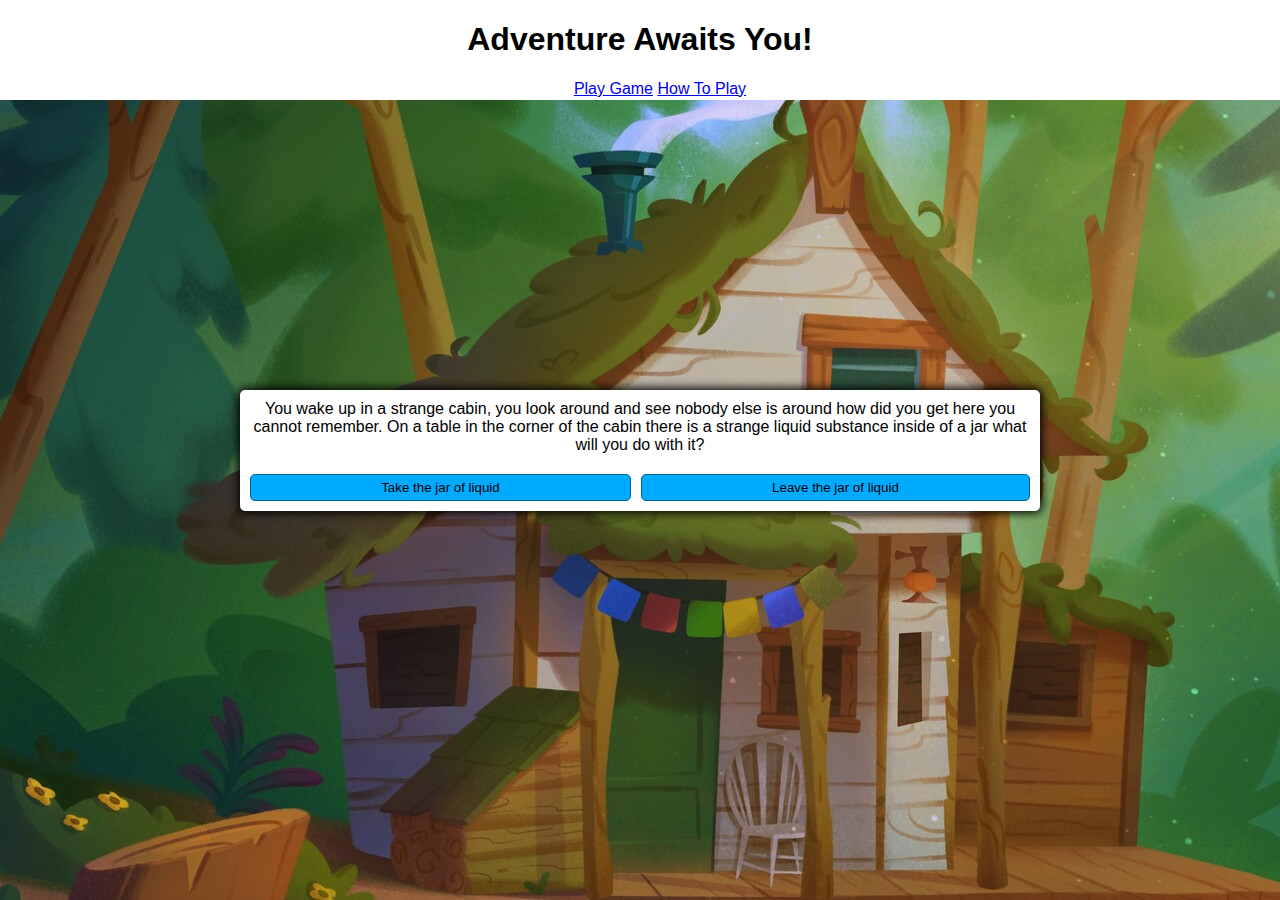
<file: Adventure-Game-JS-main/index.html>
<!DOCTYPE html>
<html lang="en">
<head>
    <meta charset="UTF-8">
    <meta http-equiv="X-UA-Compatible" content="IE=edge">
    <meta name="viewport" content="width=device-width, initial-scale=1.0">
    <link href="assets/css/style.css" rel="stylesheet"> 
    <title>Adventure Awaits You</title>
</head>
<body id="game-bg">
    <nav class="header">
        <h1>Adventure Awaits You!</h1>
        <ul>
            <a href="index.html">Play Game</a>
            <a href="about.html">How To Play</a>
        </ul>
    </nav>

    <main class="container">

        <div id="text"></div>
        <div id="option-buttons" class="btn-grid">
            <button class="btn"></button>
            <button class="btn"></button>
            <button class="btn"></button>
            <button class="btn"></button>
        </div>

    </main>
    <script src="assets/js/script.js"></script>
</body>
</html>
</file>
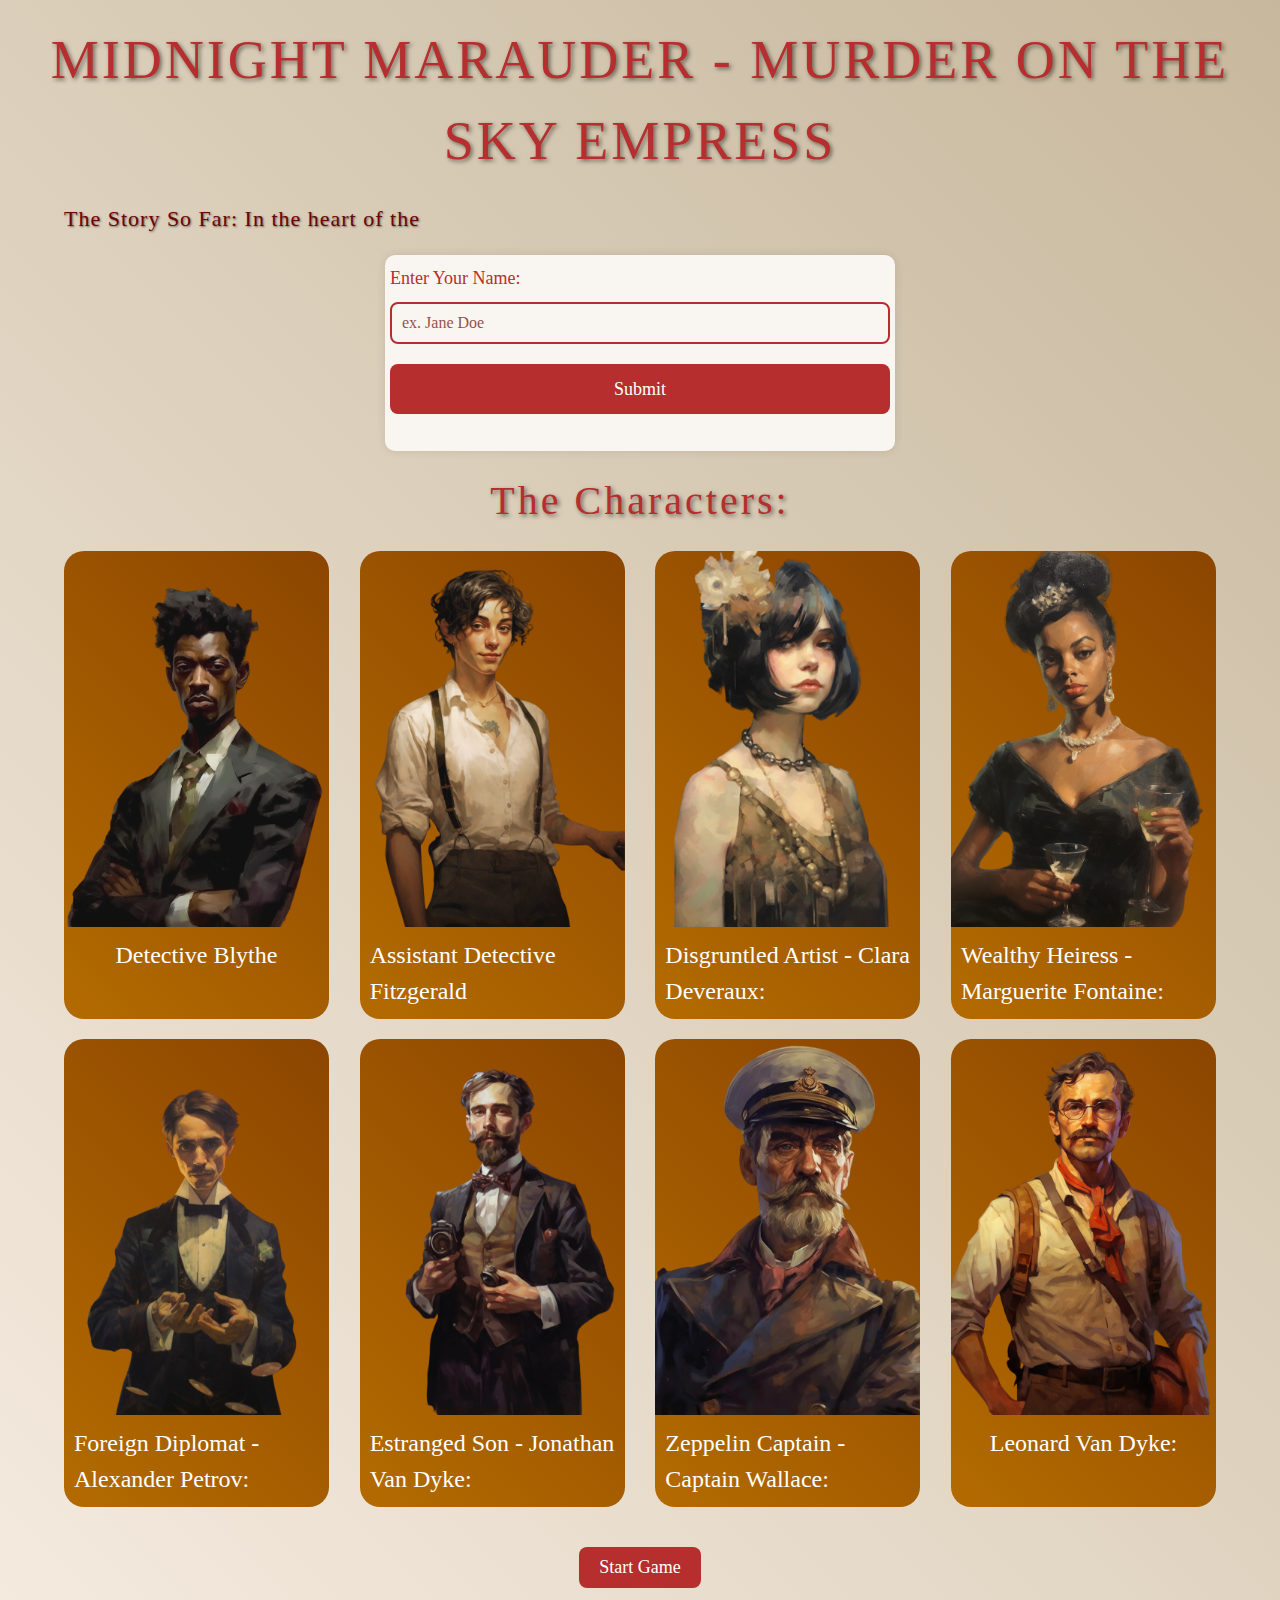
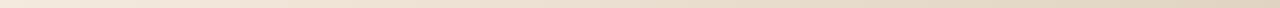
<file: MysteryGame-staging/index.html>
<!DOCTYPE html>
<html lang="en">
<head>
  <link rel="stylesheet" href="css/reset.css">
  <link rel="stylesheet" href="css/intro-style.css">
  <meta name="viewport" content="width=device-width,initial-scale=1.0">
  <title>Midnight Marauder Main</title>
</head>
<body>
  <header>
    <h1>MIDNIGHT MARAUDER - MURDER ON THE SKY EMPRESS</h1>
  </header>
 <main>

  <div id="main-story">
    <p class = "story-paragraph" id="intro"> </p>
  </div>

  <div class="container">
    <form id="nameForm">
      <fieldset>
          <label for="nameInput">Enter Your Name:</label>
          <input type="text" id="nameInput" name="nameInput" placeholder="ex. Jane Doe">
      </fieldset>
      <button type="submit">Submit</button>
  </form>
  <div>
   
 
  <h2>The Characters:</h2>

    <div class="character-image">
        <section id="blythe" class="detec-image-container">
        <img src="img/detective1.png" alt="Portrait of Detective One">
        <h3>Detective Blythe</h3>
        </section>
        <section id="fitzgerald" class="detec-image-container">
        <img src="img/detective2.png" alt="Portrait of Detective Two">
        <h3>Assistant Detective Fitzgerald</h3>
        </section>
        <section id="clara" class="image-container">
        <img src="img/clara.png" alt="Portrait of Clara Deveraux">
        <h3>Disgruntled Artist - Clara Deveraux:</h3>
        </section>
        <section id="marguerite" class="image-container">
        <img src="img/marguerite.png" alt="Portrait of Marguerite Fontaine">
        <h3>Wealthy Heiress - Marguerite Fontaine:</h3>
        </section>
        <section id="alexander" class="image-container">
        <img src="img/alexander.png" alt="Portrait of Alexander Petrov">
        <h3>Foreign Diplomat - Alexander Petrov:</h3>
        </section>
        <section id="jonathan" class="image-container">
          <img src="img/jonathan.png" alt="Portrait of Jonathan Van Dyke">
          <h3>Estranged Son - Jonathan Van Dyke:</h3>
        </section>
         <section id="wallace" class="image-container">
          <img src="img/wallace.png" alt="Portrait of Captain Wallace">
          <h3>Zeppelin Captain - Captain Wallace:</h3>
         </section>
         <section id="leonard" class="image-container">
          <img src="img/leonard.png" alt="Portrait of Leonard Van Dyke">
          <h3>Leonard Van Dyke:</h3>
         </section>
    </div>
    <button class="start-button"><a href="main.html">Start Game</a> </button> 
 </main>
 <script src="js/intro.js"></script>
</body>
</html>
</file>
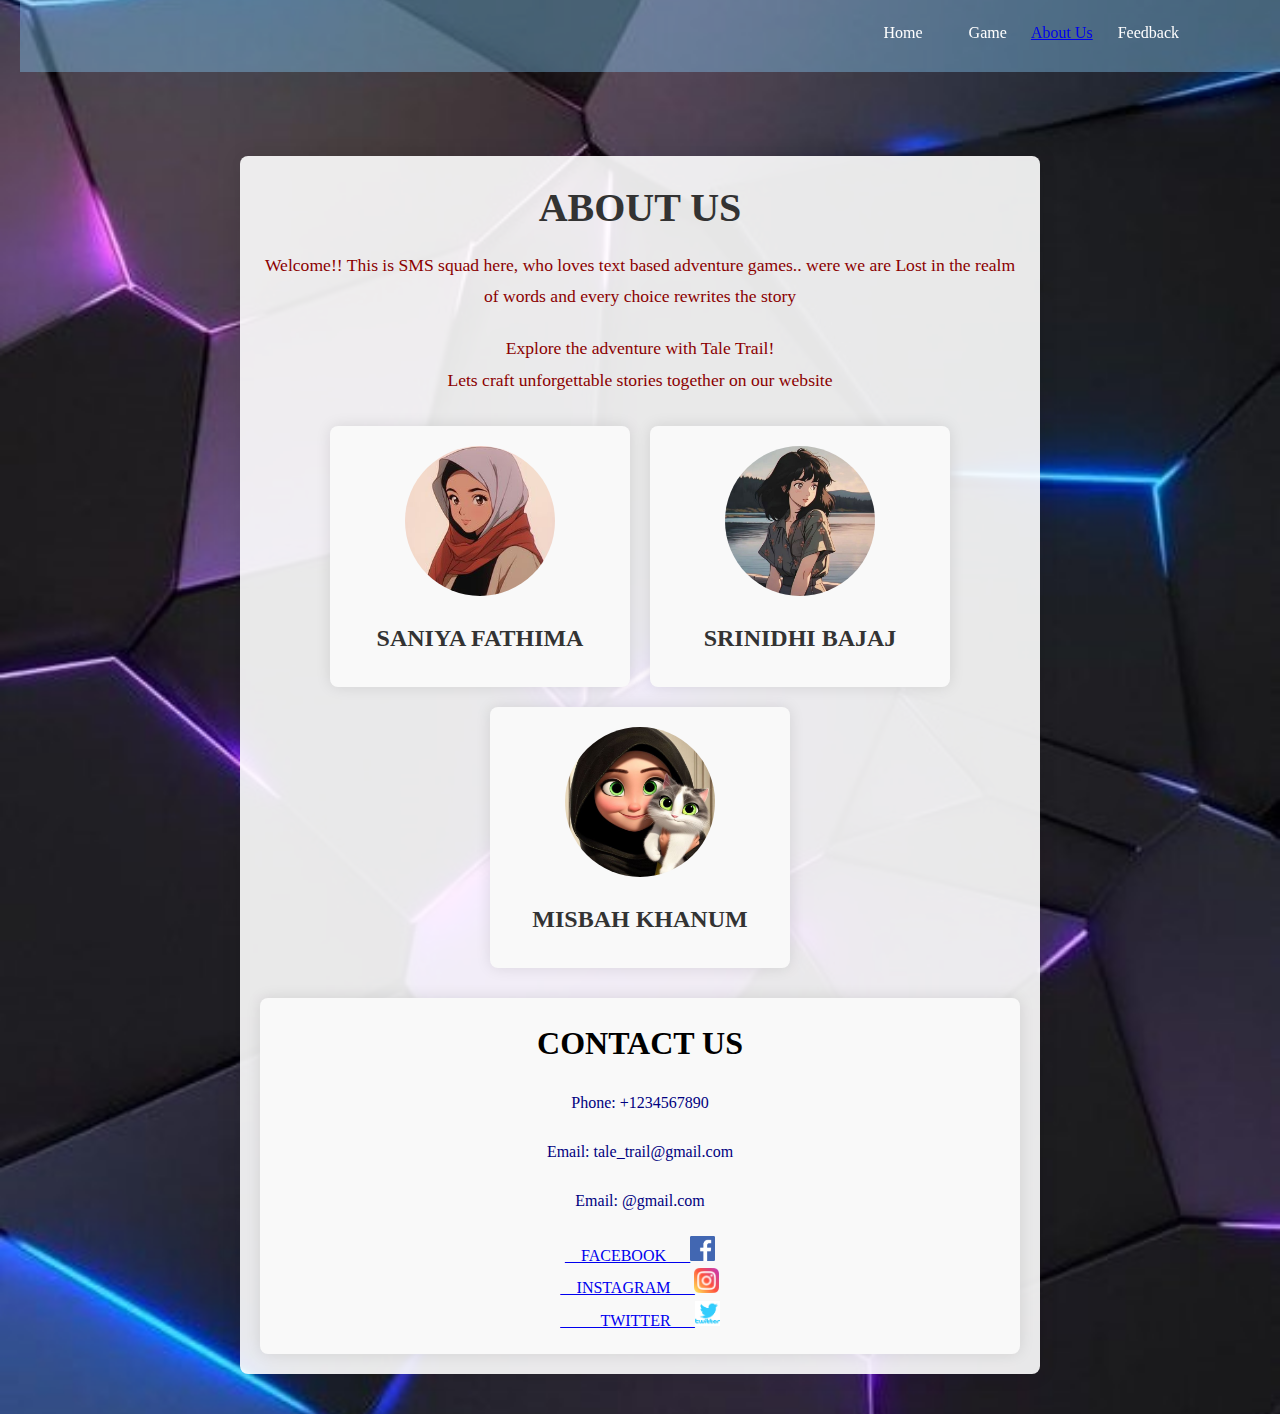
<file: AboutUs.html>
<!DOCTYPE html>
<html lang="en">
<head>
  <meta name="viewport" content="width=device-width, initial-scale=1.0">
  <link rel="stylesheet" type="text/css" href="css/style.css">
  <style type="text/css">
    .signup-op a {
      text-decoration: none;
      border: 2px solid #000;
      background-color: rgba(68, 241, 154, 1);
      padding: 8px 20px;
      color: black;
      transition: 0.8s ease;
    }
    .signup-op a:hover {
      background-color: white;
    }
  </style>
</head>
<body>
  <header>   
    <div class="main">
      <ul>
                <ul class="list2">
          <li><a href="mainPage.html">Home</a></li>
          <li><a id="long" href="Game.html">Game</a></li>
          
          <liclass="active-menu"><a href="AboutUs.html">About Us</a></li>
          <li><a href="feedback.html">Feedback</a></li>
          
        </ul>
      </ul>
    </div>
  </header>
  <br>
    <style>
        /* Global reset and base styles */
        * {
            margin: 0;
            padding: 0;
            box-sizing: border-box;
        }
        
        body {
            font-family: 'Arial', sans-serif;
            line-height: 1.6;
            background-color: #f0f0f0;
            background-image: url('bgimages/bg31.jpg'); 
            background-size: cover;
            background-position: center;
            background-repeat: no-repeat;
            padding: 20px;
        }
        .container {
            max-width: 800px; 
            margin: 80px auto 20px; 
            padding: 20px;
            background: rgba(255, 255, 255, 0.9); 
            border-radius: 8px;
            box-shadow: 0 0 20px rgba(0, 0, 0, 0.1);
        }

        header {
            text-align: center;
            margin-bottom: 30px;
            color: #333;
        }

        h1 {
            font-size: 2.5rem;
            margin-bottom: 10px;
            text-transform: uppercase;
        }

        p {
            font-size: 1.1rem;
            color: #8B0000;
            line-height: 1.8;
            margin-bottom: 20px;
        }

        .team-members {
            display: flex;
            justify-content: center;
            flex-wrap: wrap;
            gap: 20px;
            margin-top: 30px;
        }

        .team-member {
            width: 300px;
            background: #f9f9f9;
            padding: 20px;
            border-radius: 8px;
            box-shadow: 0 0 15px rgba(0, 0, 0, 0.1);
            text-align: center;
        }

        .team-member img {
            width: 150px;
            height: 150px;
            border-radius: 50%;
            object-fit: cover;
            margin-bottom: 15px;
        }

        .team-member h3 {
            font-size: 1.5rem;
            color: #333;
            margin-bottom: 10px;
        }

        .team-member p {
            font-size: 1rem;
            color: #666;
            line-height: 1.6;
        }

        .contact-section {
            margin-top: 30px;
            padding: 20px;
            background: #f9f9f9;
            border-radius: 8px;
            box-shadow: 0 0 15px rgba(0, 0, 0, 0.1);
        }

        .contact-section h2 {
            font-size: 2rem;
            margin-bottom: 15px;
            text-align: center;
            text-transform: uppercase;
        }

        .contact-form {
            max-width: 600px;
            margin: 0 auto;
        }

        .contact-form label {
            display: block;
            margin-bottom: 10px;
            color: #333;
        }

        .contact-form input, .contact-form textarea {
            width: 100%;
            padding: 10px;
            margin-bottom: 15px;
            border: 1px solid #ccc;
            border-radius: 5px;
            font-size: 1rem;
            box-sizing: border-box;
        }

        .contact-form textarea {
            height: 50px;
            resize: none;
        }

        .contact-form button {
            background-color: #007bff;
            color: #fff;
            border: none;
            padding: 12px 20px;
            border-radius: 5px;
            cursor: pointer;
            font-size: 1.2rem;
            transition: background-color 0.3s ease;
        }

        .contact-form button:hover {
            background-color: #0056b3;
        }

        .contact-info {
            text-align: center;
            margin-top: 20px;
        }

        .contact-info p {
            font-size: 1rem;
            color: #000080;
        }
    </style>
</head>
<body>
   
    <div class="container">
        <header>
            <h1>About Us</h1>
            <p>Welcome!! This is SMS squad here, who loves text based adventure games.. were we are Lost in the realm of words and every choice rewrites the story</p>
    <p>Explore the adventure with Tale Trail!<br>Lets craft unforgettable stories together on our website</p>
        </header>

        <div class="team-members">
            <div class="team-member">
                <img src="yo.jpg" alt="yo 1">
                <h3>SANIYA FATHIMA</h3>
                
            </div>

            <div class="team-member">
                <img src="yo3.jpg" alt="yo 3">
                <h3>SRINIDHI BAJAJ</h3>
                            </div>

            <div class="team-member">
                <img src="yo2.jpg" alt="yo 2">
                <h3>MISBAH KHANUM</h3>
                            </div>

        </div>
        <div class="contact-section">
            <h2>Contact Us</h2>
                        <div class="contact-info">
                <p>Phone: +1234567890</p>
                <p>Email: tale_trail@gmail.com</p>
                <p>Email: @gmail.com</p>

       <footer>
          <a href="https://www.facebook.com/">__FACEBOOK___<img src="images//logo//facebook.png" height="25px" width="25px"> </a><br>
          <a href="https://www.instagram.com/">__INSTAGRAM___<img src="images//logo//instagram.png" height="25px" width="25px"> </a><br>
          <a href="https://twitter.com/">_____TWITTER___<img src="images//logo//twitter.png" height="25px" width="25px"> </a>
          
       </footer>
    </div>
            </div>
        </div>
    </div>
</body>
</html>
</file>
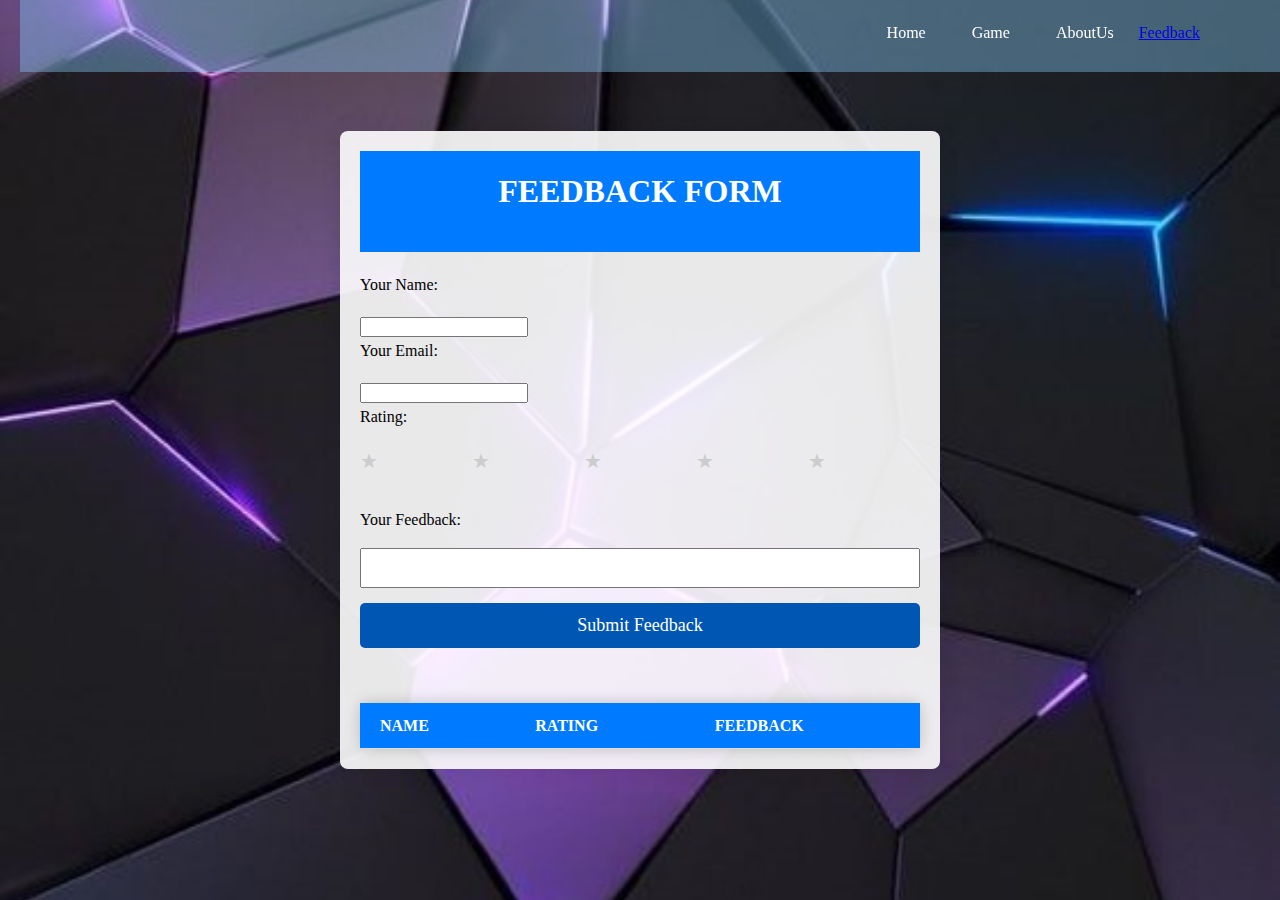
<file: feedback.html>
<!DOCTYPE html>
<html lang="en">
<head>
  <meta name="viewport" content="width=device-width, initial-scale=1.0">
  <link rel="stylesheet" type="text/css" href="css/style.css">
  <style type="text/css">
    .signup-op a {
      text-decoration: none;
      border: 2px solid #000;
      background-color: rgba(68, 241, 154, 1);
      padding: 8px 20px;
      color: black;
      transition: 0.8s ease;
    }
    .signup-op a:hover {
      background-color: white;
    }
  </style>
</head>
<body>
  <header>   
    <div class="main">
      <ul>
                <ul class="list2">
          <li><a href="mainPage.html">Home</a></li>
          <li><a id="long" href="Game.html">Game</a></li>
          <li><a href="AboutUs.html">AboutUs</a></li>
          <liclass="active-menu"><a href="feedback.html">Feedback</a></li>
          
        </ul>
      </ul>
    </div>
  </header>
  <br>

        <style>
        /* Global reset and base styles */
        * {
            margin: 0;
            padding: 0;
            box-sizing: border-box;
        }
        
        body {
            font-family: 'Arial', sans-serif;
            line-height: 1.6;
            background-color: #f0f0f0;
            display: flex;
            justify-content: center;
            align-items: center;
            min-height: 100vh;
            padding: 20px;
            background: linear-gradient(rgba(0,0,0,0.5), rgba(0,0,0,0.5))no-repeat center center fixed;
 background-image: url('bgimages/bg31.jpg'); 
            background-size: cover;
        }

        .container {
            max-width: 600px; /* Adjusted max-width for a smaller layout */
            width: 100%;
            margin: 20px auto;
            padding: 20px;
            background: rgba(255, 255, 255, 0.9);
            border-radius: 8px;
            overflow: hidden;
            box-shadow: 0 0 20px rgba(0, 0, 0, 0.1);
            animation: slide-in 0.5s ease;
        }

        header {
            background-color: #007bff;
            padding: 15px 0;
            text-align: center;
            color: #fff;
        }

        h1 {
            font-size: 2rem;
            margin-bottom: 20px;
            text-transform: uppercase;
        }

        form {
            padding: 20px 0;
        }

        label, textarea, input[type="submit"], .rating {
            display: block;
            margin-bottom: 15px;
            width: 100%;
            box-sizing: border-box;
        }

        textarea {
            height: 40px; /* Reduced height for feedback textarea */
            resize: none;
        }

        .rating {
            display: flex;
            justify-content: left;
            align-items: center;
            margin-bottom: 15px;
        }

        .rating input {
            display: none;
        }

        .rating label {
            font-size: 20px;
            color: #ccc;
            cursor: pointer;
            transition: color 0.3s ease;
        }

        .rating input:checked ~ label,
        .rating label:hover ~ label {
            color: #ffc107; /* Selected and hover color */
        }

        input[type="submit"] {
            background: #0056b3;
            color: #fff;
            border: none;
            padding: 12px;
            cursor: pointer;
            font-size: 18px;
            border-radius: 5px;
            transition: background 0.3s ease;
        }

        input[type="submit"]:hover {
            background: #007bff;
        }

        .success-message {
            background: #28a745;
            color: #fff;
            padding: 15px;
            margin-top: 20px;
            border-radius: 8px;
            text-align: center;
            animation: fade-in 0.5s ease;
        }

        .feedback-table {
            width: 100%;
            margin-top: 20px;
            border-collapse: collapse;
            background: rgba(255, 255, 255, 0.9);
            box-shadow: 0 0 15px rgba(0, 0, 0, 0.2);
            border-radius: 8px;
        }

        .feedback-table th, .feedback-table td {
            padding: 10px 20px;
            text-align: left;
            border-bottom: 1px solid #ddd;
        }

        .feedback-table th {
            background-color: #007bff;
            color: #fff;
            text-transform: uppercase;
        }

        @keyframes slide-in {
            from { transform: translateY(-20px); opacity: 0; }
            to { transform: translateY(0); opacity: 1; }
        }

        @keyframes fade-in {
            from { opacity: 0; }
            to { opacity: 1; }
        }

        /* Responsive adjustments */
        @media (max-width: 768px) {
            .container {
                margin: 10px;
            }
        }
    </style>
</head>
<body>
    <div class="container">
        <header>
            <h1>Feedback Form</h1>
        </header>

        <form id="feedbackForm" action="submit_feedback.php" method="post">
            <label for="name">Your Name:</label>
            <input type="text" id="name" name="name" required>
            
            <label for="email">Your Email:</label>
            <input type="email" id="email" name="email" required>
            
            <label for="rating">Rating:</label>
            <div class="rating">
                <input type="radio" id="star5" name="rating" value="5"><label for="star5">★</label>
                <input type="radio" id="star4" name="rating" value="4"><label for="star4">★</label>
                <input type="radio" id="star3" name="rating" value="3"><label for="star3">★</label>
                <input type="radio" id="star2" name="rating" value="2"><label for="star2">★</label>
                <input type="radio" id="star1" name="rating" value="1"><label for="star1">★</label>
            </div>
            
            <label for="feedback">Your Feedback:</label>
            <textarea id="feedback" name="feedback" required></textarea>
            
            <input type="submit" value="Submit Feedback">
        </form>

        <div id="successMessage" class="success-message" style="display: none;">
            Thank you for your feedback! We appreciate your input.
        </div>

        <table class="feedback-table" id="feedbackTable">
            <thead>
                <tr>
                    <th>Name</th>
                    <th>Rating</th>
                    <th>Feedback</th>
                </tr>
            </thead>
            <tbody>
                <!-- Table rows will be dynamically added here -->
            </tbody>
        </table>
    </div>

    <script>
        document.getElementById('feedbackForm').addEventListener('submit', function(event) {
            event.preventDefault(); // Prevent the form from submitting

            // Fetch form values
            var name = document.getElementById('name').value;
            var email = document.getElementById('email').value;
            var rating = document.querySelector('input[name="rating"]:checked').value;
            var feedback = document.getElementById('feedback').value;

            // Display success message
            document.getElementById('successMessage').style.display = 'block';

            // Add new row to the table
            var table = document.getElementById('feedbackTable').getElementsByTagName('tbody')[0];
            var newRow = table.insertRow(table.rows.length);
            var cell1 = newRow.insertCell(0);
            var cell2 = newRow.insertCell(1);
            var cell3 = newRow.insertCell(2);
            cell1.innerHTML = name;
            cell2.innerHTML = rating;
            cell3.innerHTML = feedback;

            // You can optionally reset the form after successful submission
            document.getElementById('feedbackForm').reset();
        });
    </script>
</body>
</html>
</file>
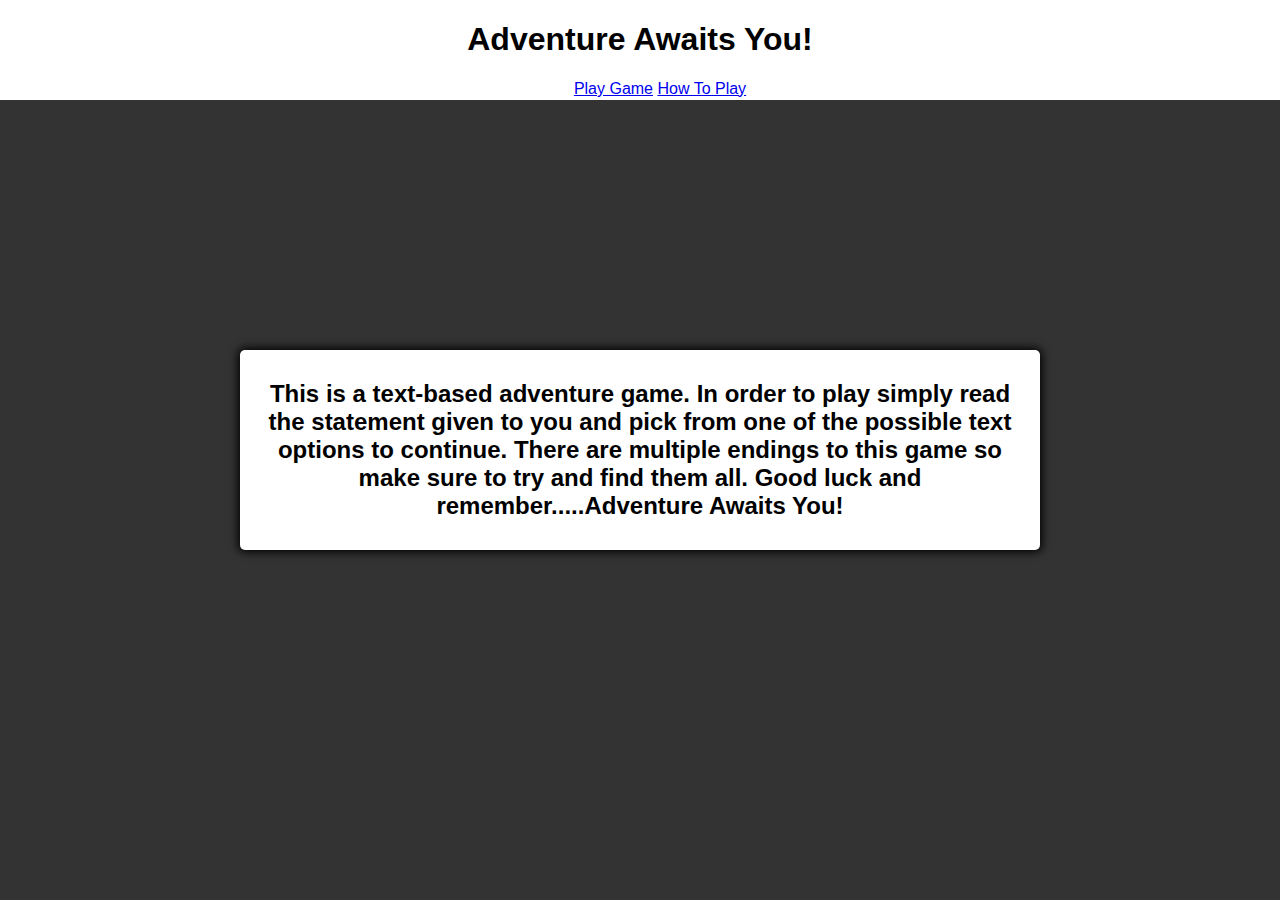
<file: Adventure-Game-JS-main/about.html>
<!DOCTYPE html>
<html lang="en">
<head>
    <meta charset="UTF-8">
    <meta http-equiv="X-UA-Compatible" content="IE=edge">
    <meta name="viewport" content="width=device-width, initial-scale=1.0">
    <link href="assets/css/style.css" rel="stylesheet"> 
    <title>Adventure Awaits You!</title>
</head>
<body>
    <nav class="header">
        <h1>Adventure Awaits You!</h1>
        <ul>
            <a href="index.html">Play Game</a>
            <a href="about.html">How To Play</a>
        </ul>
    </nav>

    <main class="container">
    <div id="text">
        <h2>This is a text-based adventure game. In order to play simply read the statement given to you and pick from one of the possible text options to continue. There are multiple endings to this game so make sure to try and find them all. Good luck and remember.....Adventure Awaits You!</h2>
    </div>
    </main>
</body>
</html>
</file>
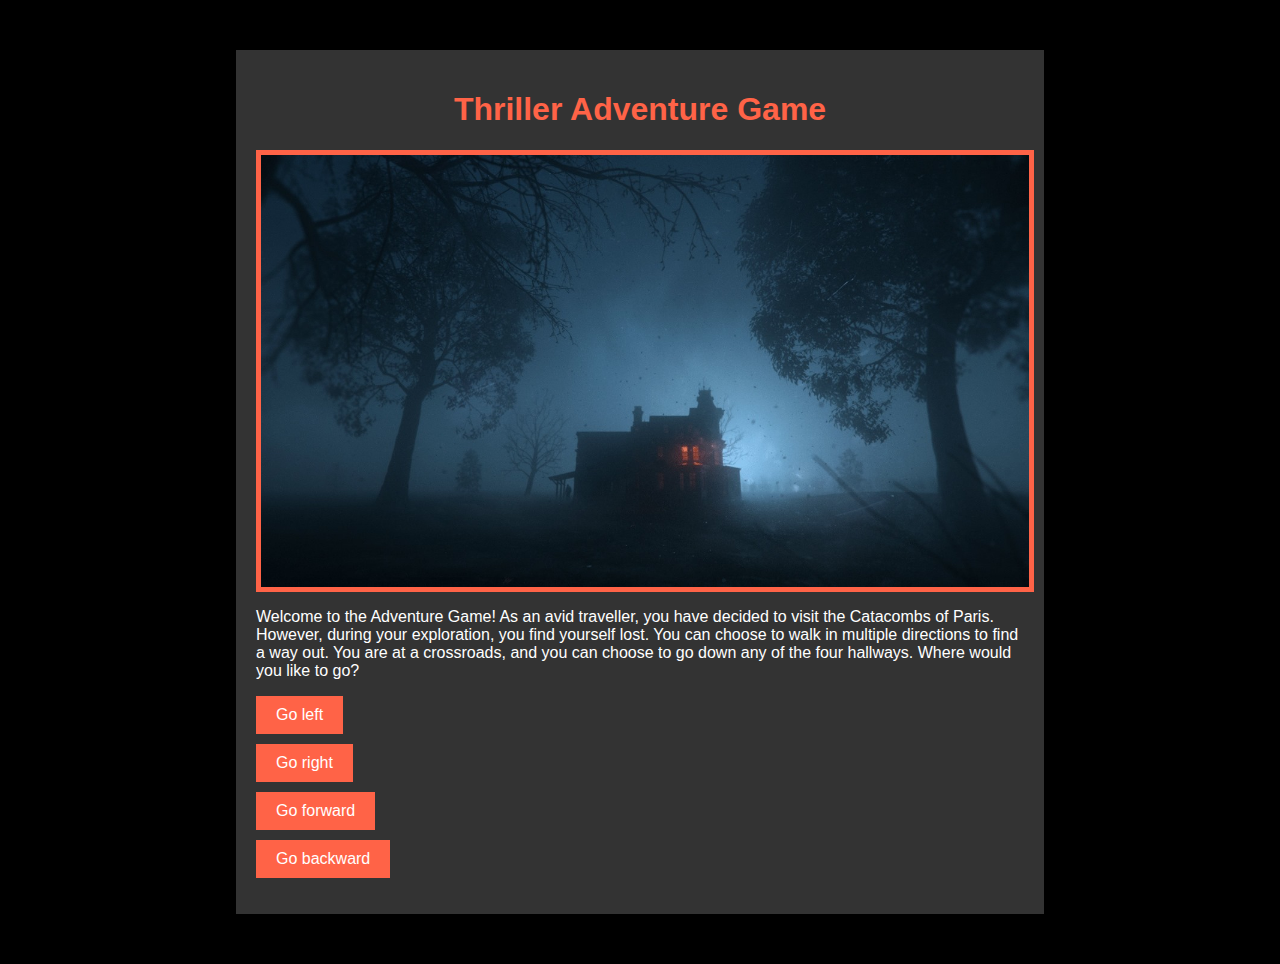
<file: Interals/game.html>
<!DOCTYPE html>
<html lang="en">
<head>
    <meta charset="UTF-8">
    <meta name="viewport" content="width=device-width, initial-scale=1.0">
    <title>Thriller Adventure Game</title>
    <link rel="stylesheet" href="css/styles.css">
</head>
<body>
    <div class="game-container">
        <h1>Thriller Adventure Game</h1>
        <img id="scene-image" src="images/scene1.jpg" alt="Scene Image">
        <p id="scene-description">Welcome to the Adventure Game! As an avid traveller, you have decided to visit the Catacombs of Paris. However, during your exploration, you find yourself lost. You can choose to walk in multiple directions to find a way out. You are at a crossroads, and you can choose to go down any of the four hallways. Where would you like to go?</p>
        <ul id="options">
            <li><button onclick="goToScene('shadowFigure')">Go left</button></li>
            <li><button onclick="goToScene('skeletons')">Go right</button></li>
            <li><button onclick="goToScene('hauntedRoom')">Go forward</button></li>
            <li><button onclick="goToScene('wall')">Go backward</button></li>
        </ul>
    </div>

    <script>
        let weapon = false;

        const scenes = {
            'start': {
                'description': 'Welcome to the Adventure Game! As an avid traveller, you have decided to visit the Catacombs of Paris. However, during your exploration, you find yourself lost. You can choose to walk in multiple directions to find a way out. You are at a crossroads, and you can choose to go down any of the four hallways. Where would you like to go?',
                'image': 'images/scene1.jpg',
                'options': {
                    'shadowFigure': 'Go left',
                    'skeletons': 'Go right',
                    'hauntedRoom': 'Go forward',
                    'wall': 'Go backward'
                }
            },
            'skeletons': {
                'description': 'You see a wall of skeletons as you walk into the room. Someone is watching you. Where would you like to go?',
                'image': 'images/scene2.jpg',
                'options': {
                    'knife': 'Go left',
                    'intro': 'Go backward',
                    'strangeCreature': 'Go forward'
                }
            },
            'hauntedRoom': {
                'description': 'You hear strange voices. You think you have awoken some of the dead. Where would you like to go?',
                'image': 'images/scene3.jpg',
                'options': {
                    'multipleGhouls': 'Go right',
                    'exitLeft': 'Go left',
                    'intro': 'Go backward'
                }
            },
            'shadowFigure': {
                'description': 'You see a dark shadowy figure appear in the distance. You are creeped out. Where would you like to go?',
                'image': 'images/scene4.jpg',
                'options': {
                    'cameraScene': 'Go right',
                    'wall': 'Go left',
                    'intro': 'Go backward'
                }
            },
            'cameraScene': {
                'description': 'You see a camera that has been dropped on the ground. Someone has been here recently. Where would you like to go?',
                'image': 'images/scene5.jpg',
                'options': {
                    'exitCamera': 'Go forward',
                    'shadowFigure': 'Go backward'
                }
            },
            'strangeCreature': {
                'description': 'A strange ghoul-like creature has appeared. You can either run or fight it. What would you like to do?',
                'image': 'images/scene6.jpg',
                'options': {
                    'fight': 'Fight the creature',
                    'flee': 'Run away'
                }
            },
            'knife': {
                'description': 'You find that this door opens into a wall. You open some of the drywall to discover a knife.',
                'image': 'images/scene7.jpg',
                'options': {
                    'weapon': true,
                    'intro': 'Go backward',
                    'strangeCreature': 'Go forward'
                }
            },
            'fight': {
                'description': () => {
                    if (weapon) {
                        return 'You kill the ghoul with the knife you found earlier. After moving forward, you find one of the exits. Congrats!';
                    } else {
                        return 'The ghoul-like creature has killed you.';
                    }
                },
                'image': () => {
                    if (weapon) {
                        return 'images/scene8.jpg';
                    } else {
                        return 'images/scene9.jpg';
                    }
                },
                'options': {
                    'start': 'Restart the adventure'
                }
            },
            'flee': {
                'description': 'You flee back to the skeleton room. Where would you like to go?',
                'image': 'images/scene2.jpg',
                'options': {
                    'intro': 'Go backward',
                    'strangeCreature': 'Go forward'
                }
            },
            'exitLeft': {
                'description': 'You made it! You\'ve found an exit.',
                'image': 'images/scene9.jpg',
                'options': {
                    'start': 'Restart the adventure'
                }
            },
            'multipleGhouls': {
                'description': 'Multiple ghoul-like creatures start emerging as you enter the room. You are killed.',
                'image': 'images/scene3.jpg',
                'options': {
                    'start': 'Restart the adventure'
                }
            },
            'exitCamera': {
                'description': 'You made it! You\'ve found an exit.',
                'image': 'images/scene10.jpg',
                'options': {
                    'start': 'Restart the adventure'
                }
            },
            'wall': {
                'description': 'You find that this door opens into a wall.',
                'image': 'images/scene7.jpg',
                'options': {
                    'intro': 'Go back to the start'
                }
            },
            'intro': {
                'description': 'You are at a crossroads, and you can choose to go down any of the four hallways. Where would you like to go?',
                'image': 'images/scene0.jpg',
                'options': {
                    'shadowFigure': 'Go left',
                    'skeletons': 'Go right',
                    'hauntedRoom': 'Go forward',
                    'wall': 'Go backward'
                }
            }
        };

        function goToScene(sceneKey) {
            const scene = scenes[sceneKey];
            document.getElementById('scene-image').src = typeof scene.image === 'function' ? scene.image() : scene.image;
            document.getElementById('scene-description').textContent = typeof scene.description === 'function' ? scene.description() : scene.description;

            const optionsElement = document.getElementById('options');
            optionsElement.innerHTML = '';
            for (const [key, value] of Object.entries(scene.options)) {
                const li = document.createElement('li');
                const button = document.createElement('button');
                button.textContent = value;
                button.onclick = () => goToScene(key);
                li.appendChild(button);
                optionsElement.appendChild(li);
            }

            if (scene.options.weapon) {
                weapon = scene.options.weapon;
            }
        }

        window.onload = () => {
            goToScene('start');
        };
    </script>
</body>
</html>
</file>
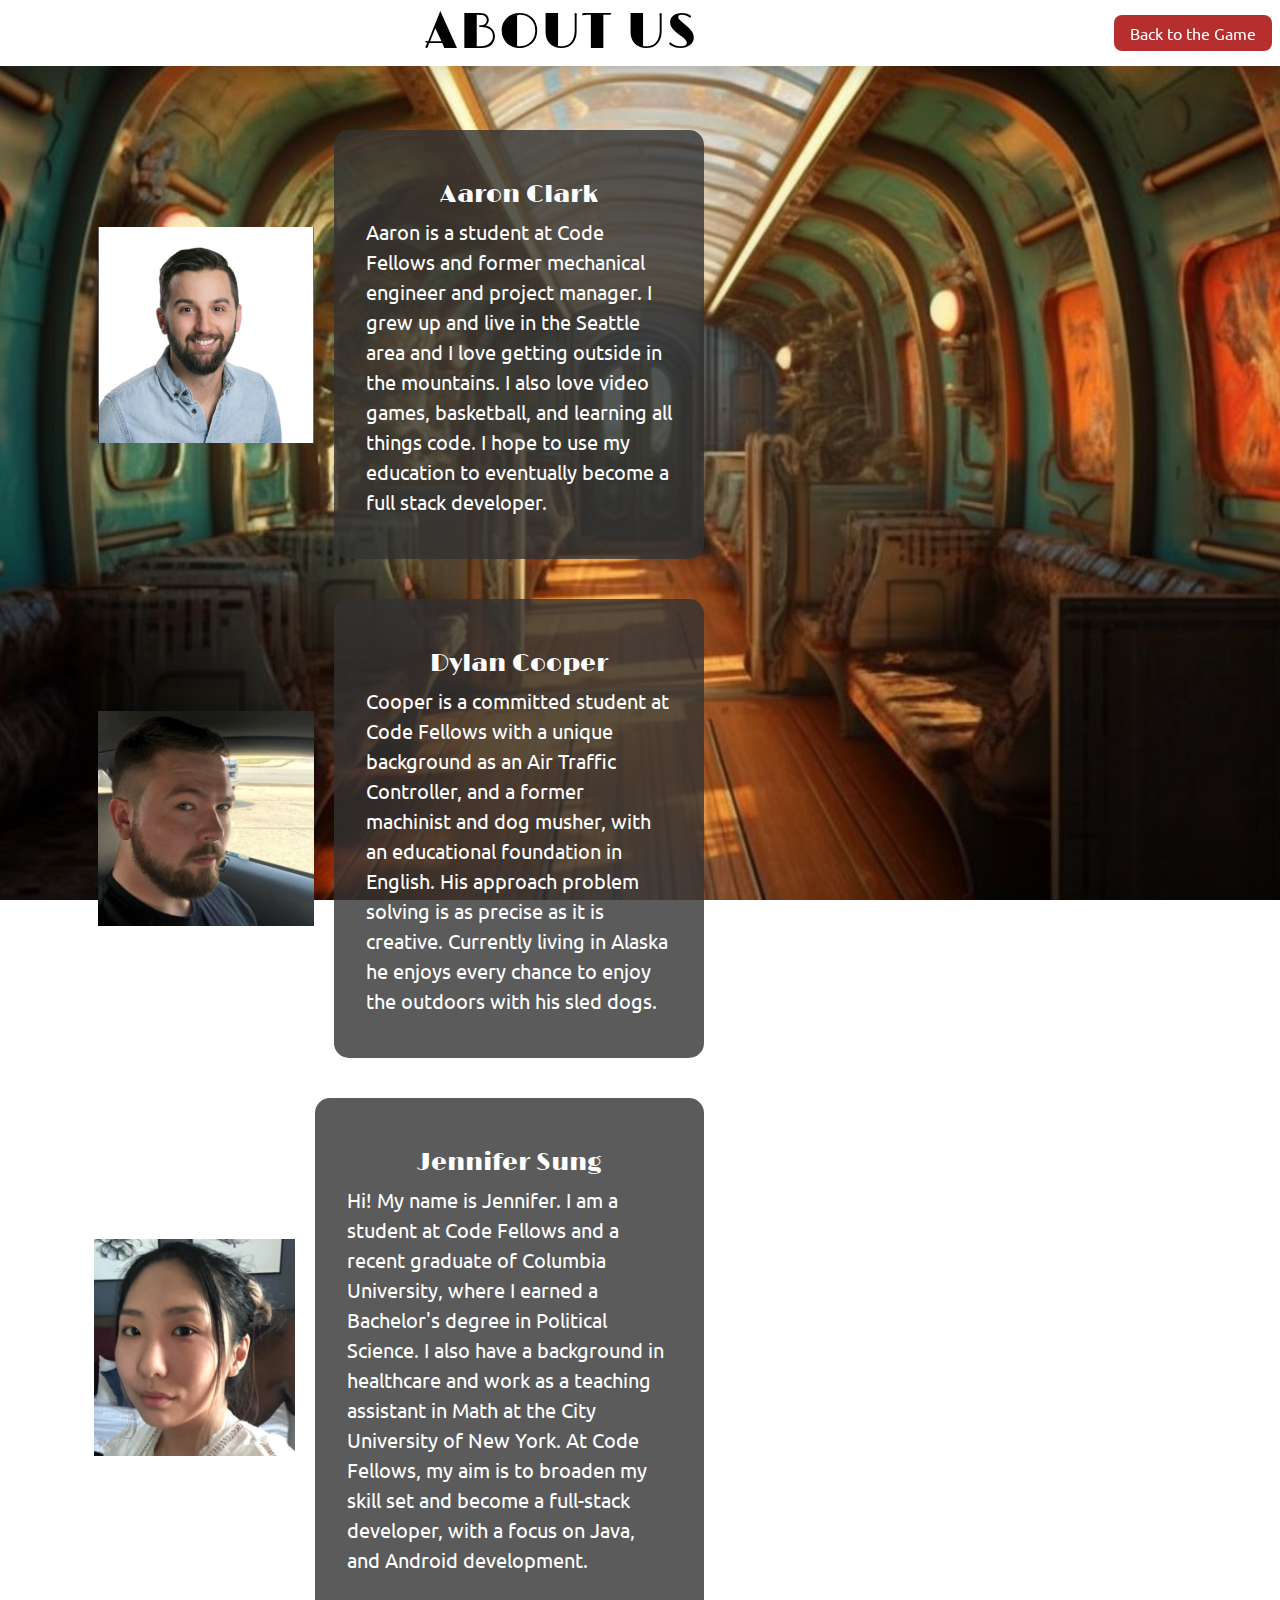
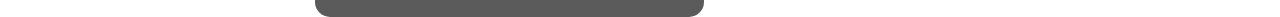
<file: MysteryGame-staging/about.html>
<!DOCTYPE html>
<html lang="en">
<head>
 <meta charset="UTF-8">
 <meta http-equiv="X-UA-Compatible" content="IE=edge">
 <meta name="viewport" content="width=device-width, initial-scale=1.0">
 <link rel="stylesheet" href="css/reset.css">
 <link rel="stylesheet" href="css/about-style.css">
 <link href="https://fonts.googleapis.com/css2?family=Limelight&family=Ubuntu&display=swap" rel="stylesheet">
 <title>About Our Team</title>
</head>
<body>
 <header class="header">
   <h1>About Us</h1>
   <nav>
     <a class="back-game" href="main.html">Back to the Game</a>
   </nav>
 </header>
 <main>
   <section id="aaron">
     <div class="image-container">
       <img class = "aaron-img" src="img/Aaron.png" alt="Aaron Profile Picture">
     </div>
     <article>
       <h2>Aaron Clark</h2>
       <p>Aaron is a student at Code Fellows and former mechanical engineer and project manager.  I grew up and live in the Seattle area and I love getting outside in the mountains.  I also love video games, basketball, and learning all things code. I hope to use my education to eventually become a full stack developer.</p>
     </article>
    
   </section>
   <section id="dylan">
     <div class="img-container">
       <img class = "dylan-img" src="img/dylan.png" alt="Dylan Profile Picture">
     </div>
     <article>
       <h2>Dylan Cooper</h2>
       <p>Cooper is a committed student at Code Fellows with a unique background as an Air Traffic Controller, and a former machinist and dog musher, with an educational foundation in English. His approach problem solving is as precise as it is creative. Currently living in Alaska he enjoys every chance to enjoy the outdoors with his sled dogs.</p>
     </article>
    
   </section>
   <section id="jennifer">
     <div class="img-container">
       <img class="jennifer-img" src="img/jennifer.png" alt="Jennifer Profile Picture">      </div>
     <article>
       <h2>Jennifer Sung</h2>
       <p>Hi! My name is Jennifer. I am a student at Code Fellows and a recent graduate of Columbia University, where I earned a Bachelor's degree in Political Science. I also have a background in healthcare and work as a teaching assistant in Math at the City University of New York. At Code Fellows, my aim is to broaden my skill set and become a full-stack developer, with a focus on Java, and Android development.</p>
     </article>
    
   </section>
 </main>
 <footer>
  
 </footer>
</body>
</html>
</file>
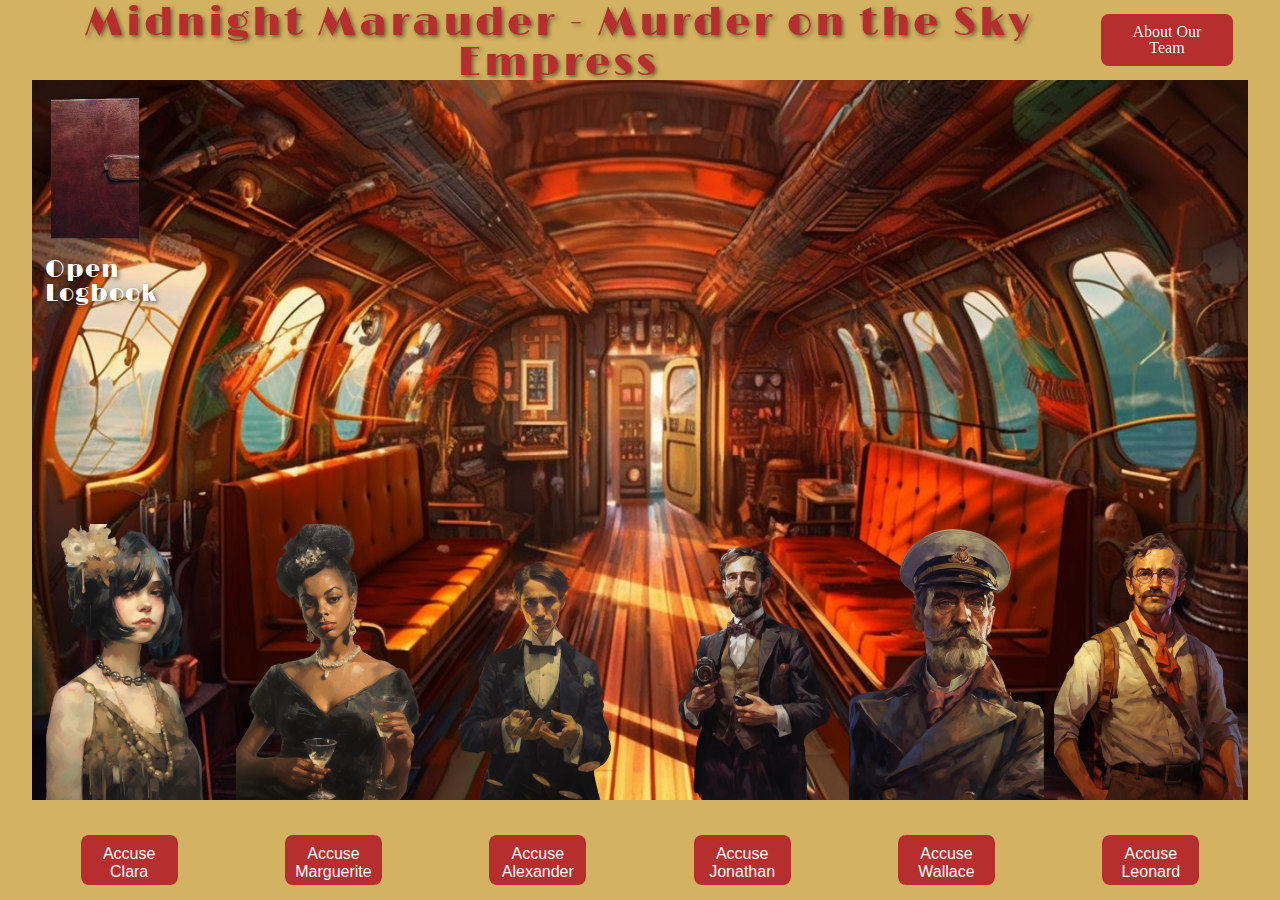
<file: MysteryGame-staging/main.html>
<!DOCTYPE html>
<html lang="en">

<head>
  <meta charset="UTF-8">
  <meta http-equiv="X-UA-Compatible" content="IE=edge">
  <meta name="viewport" content="width=device-width, initial-scale=1.0">
  <link rel="stylesheet" href="css/reset.css">
  <link rel="stylesheet" href="css/main-style.css">
  <link href="https://fonts.googleapis.com/css2?family=Limelight&family=Ubuntu&display=swap" rel="stylesheet">
  <style>
    @import url('https://fonts.googleapis.com/css2?family=Caveat&display=swap');
  </style>
  <title>Midnight Marauder</title>
</head>

<body>
  <div id="rotate-device">
    <p>Please rotate your device to landscape mode for the best experience.</p>
  </div>
  <header class="header">
    <h1>Midnight Marauder - Murder on the Sky Empress</h1>
    <nav>
      <a href="about.html">About Our Team</a>
    </nav>
  </header>
  <main>
    <div class="hidden" id="playerSpeech">
    </div>
    <div id="clara" class="base-state">
      <img src="img/clara.png" alt="Portrait of Clara">
    </div>
    <div id="marguerite" class="base-state">
      <img src="img/marguerite.png" alt="Portrait of Marguerite">

    </div>
    <div id="alexander" class="base-state">
      <img src="img/alexander.png" alt="Portrait of Alexander">

    </div>
    <div id="jonathan" class="base-state">
      <img src="img/jonathan.png" alt="Portrait of Jonathan">

    </div>
    <div id="wallace" class="base-state">
      <img src="img/wallace.png" alt="Portrait of Wallace">

    </div>
    <div id="leonard" class="base-state">
      <img src="img/leonard.png" alt="Portrait of Leonard">

    </div>
    <div id="detective" class="hidden">
      <img src="img/detective1.png" alt="Portrait of Detective One">
    </div>
    <div id="assistant" class="hidden">
      <img src="img/detective2.png" alt="Portrait of Detective Two">
    </div>
    <div id="evidence" class="hidden">
      <button id="askForAlibi">Ask For Alibi</button>
      <button id="searchForEvidence">Search For Evidence</button>
    </div>
    <div id="logbook-container">
      <button id="logbookButton" onclick="openLogBook()">
        <img src="img/redNotebook.png" alt="">
      </button>
      <h3 id="LogText">Open Logbook</h3>
    </div>
    <div class="hidden" id="logbook-1">
      <h3>Evidence and Alibi of Characters:</h3>
      <article id="claraLogBook">
      </article>
      <article id="margLogBook">
      </article>
      <article id="alexLogBook">
      </article>
    </div>
    <div class="hidden" id="logbook-2">
      <article id="jonLogBook">
      </article>
      <article id="wallaceLogBook">
      </article>
    </div>
    <div class="hidden" id="open-notebook"></div>
    <!-- LOGBOOK END -->
    </div>
  </main>
  <section id="accuse">
    <button id="accuseClara">Accuse Clara</button><button id="accuseMarguerite">Accuse Marguerite</button><button
      id="accuseAlexander">Accuse Alexander</button><button id="accuseJonathan">Accuse Jonathan</button><button
      id=accuseWallace>Accuse Wallace</button><button id="accuseLeonard">Accuse Leonard</button>
  </section>
  <script src="js/app.js"></script>
</body>

</html>
</file>
<file: Adventure-Game-JS-main/assets/css/style.css>
*, *::before, *::after {
    box-sizing: border-box;
    font-family: 'Franklin Gothic Medium', 'Arial Narrow', Arial, sans-serif;
}

.header {
    background-color: white;
    position: fixed;
    top: 0;
    left: 0;
    right: 0;
    height: 100px;
    text-align: center;
    font-size: 1rem;
}

body {
    padding: 0;
    margin: 0;
    display: flex;
    justify-content: center;
    align-items: center;
    width: 100vw;
    height: 100vh;
    background-color: #333;
}

.container {
    width: 800px;
    max-width: 80%;
    background-color: white;
    padding: 10px;
    border-radius: 5px;
    box-shadow: 0 0 10px 2px;
    text-align: center;
}

.btn-grid {
    display: grid;
    grid-template-columns: repeat(2, auto);
    gap: 10px;
    margin-top: 20px;
}

.btn {
    background-color: hsl(200, 100%, 50%);
    border: 1px solid hsl(200, 100%, 30%);
    border-radius: 5px;
    padding: 5px 10px;
    color:black;
    outline: none;
}

.btn:hover {
    border-color: black;
}

@media screen and (max-width: 400px) {

    .header {
        font-size: 1rem;
    }
}
</file>
<file: MysteryGame-staging/css/intro-style.css>
html{
  box-sizing: border-box;
}

body{
  background: linear-gradient(45deg, #f4eade, #c7b89d);
  line-height: 1.5;
  margin: 0;
}

main{
  padding-left: 5vw;
  padding-right: 5vw;
}

header{
  text-align:center;
}

.story-paragraph {
  font-family: 'Cinzel Decorative', serif;
  font-size: 16px;
  color: #6b0505;
  text-shadow: 1px 1px 2px rgba(0, 0, 0, 0.5);
  letter-spacing: 1px;
  line-height: 1.5;
}

h1{
  font-family: 'Playfair Display', serif;
  font-size: 24px;
  color: #b62e2e;
  text-align: center;
  letter-spacing: 3px;
  text-shadow: 2px 2px 4px rgba(0, 0, 0, 0.5);
  margin: 20px auto;
}

h2 {
  font-family: 'Playfair Display', serif;
  font-size: 20px;
  color: #b62e2e;
  text-align: center;
  letter-spacing: 3px;
  text-shadow: 2px 2px 4px rgba(0, 0, 0, 0.5);
  margin: 20px 0;
}

h3 {
  font-size: 18px;
  font-family: 'Cinzel Decorative', serif;
  color:#fff;
  margin: 10px;
}

.character-image {
  display: flex;
  flex-wrap: wrap;
  justify-content: space-between;
}


.image-container, .detec-image-container {
  width: 100%;
  margin-bottom: 20px;
  background: linear-gradient(45deg, #b36b00, #8c4500);
  display: flex;
  flex-direction: column;
  align-items: center;
  color: white;
  border-radius:20px;
}

.image-container img, .detec-image-container img {
  width: 100%;
  height: auto;
  display: block;
  max-width: 300px; 
  margin: 0 auto;
}

label {
  display: block;
  margin-bottom: 10px;
  font-family: 'Cinzel Decorative', serif;
  font-size: 18px;
  color:#b62e2e;
}

form {
  width: 100%;
  max-width: 500px;
  margin: 20px auto;
  padding:10px 5px;
  background-color: #f9f6f2; /* Soft cream color */
  border-radius: 10px;
  box-shadow: 0 0 10px rgba(0, 0, 0, 0.1);
}

fieldset {
  border: none;
  padding: 0;
  margin: 0;
}

/* Enhanced input field styles */
input[type="text"] {
  width: 100%;
  padding: 10px;
  margin-bottom: 20px;
  box-sizing: border-box; 
  font-family: 'Playfair Display', serif;
  border: 2px solid #b62e2e;
  border-radius: 8px;
  font-size: 16px;
  color: #6b0505;
  background-color: #f9f6f2;
}

input[type="text"]::placeholder {
  color: #6b0505;
  opacity: 0.7;
}

input[type="text"]:focus {
  border-color: #b62e2e;
  outline: none;
  box-shadow: 0 0 5px rgba(182, 46, 46, 0.4); 
}

button, button[type="submit"], button.start-button {
  font-family: 'Cinzel Decorative', serif;
  background-color: #b62e2e;
  color: #fff;
  border: none;
  border-radius: 8px;
  font-size: 18px;
  padding: 10px 20px;
  cursor: pointer;
  display: block;
  margin: 0 auto;
  text-align: center;
  margin-bottom: 3vh;
  transition: background-color 0.3s ease;
}

button:hover, button[type="submit"]:hover, button.start-button:hover {
  background-color: #9e2626; 
}

button[type="submit"] {
  width: 100%;
  height: 50px;
}

button.start-button {
  margin: 20px auto;
}

button.start-button a {
  text-decoration: none;
  color: inherit;
}



/* medium sized screens */
@media screen and (min-width: 768px) and (max-width: 1024px) {
  .image-container, .detec-image-container {
      width: 48%; 
  }

  .story-paragraph {
    font-family: 'Cinzel Decorative', serif;
    font-size: 18px;
    color: #6b0505;
    text-shadow: 1px 1px 2px rgba(0, 0, 0, 0.5);
    letter-spacing: 1px;
    line-height: 1.5;
  }
  
  h1{
    font-family: 'Playfair Display', serif;
    font-size: 34px;
    color: #b62e2e;
    text-align: center;
    letter-spacing: 3px;
    text-shadow: 2px 2px 4px rgba(0, 0, 0, 0.5);
    margin: 20px auto;
  }
  
  h2 {
    font-family: 'Playfair Display', serif;
    font-size: 30px;
    color: #b62e2e;
    text-align: center;
    letter-spacing: 3px;
    text-shadow: 2px 2px 4px rgba(0, 0, 0, 0.5);
  }
  
  h3 {
    font-size: 20px;
    font-family: 'Cinzel Decorative', serif;
    color:#fff;
    margin: 10px;
  }
}

/* large screens */
@media screen and (min-width: 1024px) {
  .image-container, .detec-image-container {
      width: 23%; 
  }

  .story-paragraph {
    font-family: 'Cinzel Decorative', serif;
    font-size: 22px;
    color: #6b0505;
    text-shadow: 1px 1px 2px rgba(0, 0, 0, 0.5);
    letter-spacing: 1px;
  }
  
  h1{
    font-family: 'Playfair Display', serif;
    font-size: 54px;
    color: #b62e2e;
    text-align: center;
    letter-spacing: 3px;
    text-shadow: 2px 2px 4px rgba(0, 0, 0, 0.5);
    margin: 20px auto;
  }
  
  h2 {
    font-family: 'Playfair Display', serif;
    font-size: 40px;
    color: #b62e2e;
    text-align: center;
    letter-spacing: 3px;
    text-shadow: 2px 2px 4px rgba(0, 0, 0, 0.5);
  }
  
  h3 {
    font-size: 24px;
    font-family: 'Cinzel Decorative', serif;
    color:#fff;
    margin: 10px;
  }
}
</file>
<file: css/style.css>
* {
  box-sizing: border-box;
  margin: 0;
  padding: 0;
  font-family: Century Gothic;
}

body {
  font-family: Verdana, sans-serif;
  margin: 0;
}

header {
  height: -10vh; /* This doesn't seem correct, maybe you meant a positive value like 10vh? */
  background-size: 100% 100%;
  background-position: center;
  background-attachment: fixed;
}

.main {
  overflow: hidden;
  position: fixed;
  background-color: rgba(135, 206, 250, 0.4);
  top: 0;
  width: 100vw;
  height: 8vh;
  max-width: 1550px;
}

ul {
  list-style-type: none;
  margin-top: 20px;
  margin-right: 50px;
}

ul li {
  display: inline;
}

.list {
  position: fixed;
  display: block;
  top: 9px;
  float: left;
}

.list li.logo img {
  position: relative;
  float: left;
  top: -20px;
  margin-left: 10%;
  margin-right: 35px;
  -webkit-animation: spin 4s linear infinite;
  -moz-animation: spin 4s linear infinite;
  animation: spin 4s linear infinite;
}

.list input[type=image] {
  position: relative;
  float: right;
  top: -88px;
  left: 10%;
  margin-left: 20%;
  padding: 4px;
  border-radius: 10px;
  border: 1px solid #00f;
  transition: 0.6s ease;
  background-color: #fff;
}

.list input[type=image]:hover {
  background-color: #739ac5;
}

.list2 {
  position: relative;
  top: -20px;
  float: right;
}

.list2 li a {
  text-decoration: none;
  color: #fff;
  padding: 5px 20px;
  border: 1px solid transparent;
  transition: 0.9s ease;
}

.list2 li a:hover {
  background-color: #fff;
  color: #000;
}

.list2 li.active-menu a {
  background-color: #fff;
  color: #000;
}

.search {
  display: inline;
  color: black;
  text-align: center;
  text-decoration: none;
}

.search input[type=text] {
  position: relative;
  float: left;
  top: -55px;
  left: 22%;
  padding: 6px;
  font-size: 15px;
  border-radius: 15px;
  border: 1px solid #0000ff;
  transition: 0.6s ease;
}

.search input[type=text]:hover {
  background-color: #dcdcdc;
}

.title {
  position: absolute;
  top: 35%;
  left: 29%;
}

.title h1 {
  color: #fff;
  font-size: 150px;
  font-style: Rage Italic;
}

.title p {
  font-family: 'Montserrat', sans-serif;
  font-size: 40px;
  color: #fff;
  margin-top: 10px; /* Adjust margin as needed */
}

.button {
  position: absolute;
  top: 44%;
  left: 50%;
  transform: translate(-50%, -50%);
}

.btn {
  border: 1px solid #fff;
  padding: 10px 30px;
  color: #fff;
  text-decoration: none;
  transition: 0.6s ease;
}

.btn:hover {
  background-color: #fff;
  color: #000;
}

.single-image img {
  width: 100%;
  height: auto; /* Ensures image responsiveness */
}

/* Responsive adjustments */
@media screen and (max-width: 1300px) {
  .title h1 {
    font-size: 35px;
  }
  .btn {
    padding: 8px 25px;
  }
  .search input[type=text] {
    font-size: 10px;
    margin-right: 40%;
  }
  .list input[type=image] {
    top: -88px;
    margin-left: 4px;
    padding: 4px;
  }
}

@media screen and (max-width: 1200px) {
  ul {
    margin-top: 15px;
    margin-right: 10px;
  }
  ul li {
    float: none;
    display: block;
    text-align: left;
    width: 100%;
    padding: 14px;
    margin-right: 30px;
  }
  .list2 {
    overflow: hidden;
    position: fixed;
    top: -10px;
    left: 85%;
    float: right;
  }
  .title h1 {
    font-size: 30px;
  }
  .btn {
    padding: 7px 20px;
  }
  .list {
    top: -15px;
  }
  .list li.logo img {
    margin-left: 8%;
    margin-top: 15px;
  }
  .search input[type=text] {
    font-size: 10px;
    margin-right: 50px;
  }
  .list input[type=image] {
    top: -55px;
    margin-left: 10px;
    padding: 4px;
  }
  #long {
    padding-left: 5px;
  }
}

/* Animation */
@-moz-keyframes spin {
  100% {
    -moz-transform: rotate(360deg);
  }
}

@-webkit-keyframes spin {
  100% {
    -webkit-transform: rotate(360deg);
  }
}

@keyframes spin {
  100% {
    -webkit-transform: rotate(360deg);
    transform: rotate(360deg);
  }
}
</file>
<file: Interals/css/styles.css>
body {
    font-family: Arial, sans-serif;
    background-color: #000;
    color: #fff;
    margin: 0;
    padding: 0;
}

.game-container {
    width: 60%;
    margin: 50px auto;
    background: #333;
    padding: 20px;
    box-shadow: 0 0 10px rgba(0, 0, 0, 0.5);
}

h1 {
    text-align: center;
    color: #ff6347;
}

img {
    display: block;
    margin: 0 auto;
    max-width: 100%;
    border: 5px solid #ff6347;
}

ul {
    list-style-type: none;
    padding: 0;
}

li {
    margin: 10px 0;
}

button {
    padding: 10px 20px;
    font-size: 16px;
    background-color: #ff6347;
    color: #fff;
    border: none;
    cursor: pointer;
}

button:hover {
    background-color: #ff4500;
}
</file>
<file: MysteryGame-staging/css/about-style.css>
* {
  box-sizing: border-box;
}

body {
  background-image: url("../img/airship2.png");
  background-size: cover;
  background-position: center center;
  background-repeat: no-repeat;
  background-attachment: fixed; 
  font-family: 'Ubuntu', sans-serif;
  min-height: 100vh; 
  margin: 0; 
}

.header {
  display: flex;
  align-items: center;
  justify-content: space-between;
  background: #fff;
  box-shadow: 0 .5rem 1rem rgba(0, 0, 0, .1);
  padding: 0.5rem;
  position: fixed;
  top: 0;
  left: 0;
  right: 0;
  z-index: 1000;
}

.header h1 {
  font-family: 'Limelight', cursive;
  font-size: 28px;
  text-transform: uppercase;
  letter-spacing: 2px;
  margin: 0;
  flex-grow: 1;
  text-align: center;
}

.back-game {
  padding: 8px 16px;
  background-color: #b62e2e;
  color: #fff;
  border: none;
  border-radius: 8px;
  text-decoration: none;
}

main {
  margin: 90px 5% 0 5%; 
  display: flex;
  flex-direction: column;
}

article {
  margin-top: 20px;
  padding: 3rem;
  background-color: rgba(50, 50, 50, 0.7);
  border-radius: 15px;  
}

section {
  display: flex;
  flex-direction: column;
  align-items: center;
  justify-content: center;
  margin-top: 20px;
}

section h2 {
  font-family: 'Limelight', cursive;
  font-size: 22px;
  color: #fff;
  text-align: center;
  margin-top: 20px;
}

section p {
  font-size: 16px;
  line-height: 1.5;
  color: #fff;
  text-align: center;
  margin: 10px 0;
}

.aaron-img, .dylan-img, .jennifer-img {
  max-width: 80%;
  height: auto;
  display: block;
  margin-left: auto;
  margin-right: auto;
  
}

/* Media query for larger devices */
@media screen and (min-width: 992px) {
  .header h1 {
    font-size: 50px;
  }

  section {
    flex-direction: row;
    justify-content: space-between;
    align-items: center;
    margin-right:40vw;
  }

  section h2 {
    font-size: 25px;
  }

  section p {
    font-size: 20px;
    text-align: left;
  }

  .aaron-img, .dylan-img, .jennifer-img {
    max-height: 250px;
    margin-right: 20px;
  }

  article {
    flex: 1;
    padding: 2rem;
    background-color: rgba(50, 50, 50, 0.8);
    border-radius: 15px; 
    
  }
}
</file>
<file: MysteryGame-staging/css/main-style.css>
* {
  box-sizing: border-box;
}
html {
  background-color: rgb(211, 179, 98);
}

#rotate-device {
  display: none;
  position: fixed;
  top: 0;
  right: 0;
  bottom: 0;
  left: 0;
  background-color: rgba(0,0,0,0.9);
  color: white;
  z-index: 9999;
  justify-content: center;
  align-items: center;
  font-size: 24px;
  text-align: center;
}

@media screen and (max-width: 768px) and (orientation: portrait) {
  #rotate-device {
      display: flex;
  }
}

.header{
  position: fixed;
  top:0; left: 0; right: 0;
  display: flex;
  align-items: center;
  justify-content: space-between;
  z-index: 1000;
  padding:5px;
  height:25px;
}

.header h1 {
  display:none;
}

.header nav {
  margin-left:auto;
  padding: 10px 20px;
  background-color: #b62e2e;
  color: #fff;
  border: none;
  border-radius: 8px;
  font-size: 16px;
  cursor: pointer;
  text-align:center;
  align-self:center; 
}

.header nav a {
  color:#fff;
  text-decoration: none;
}

main {
  width: 100%;
  height: 90;
  position: relative;
  z-index: 1;
  margin:0;
  display: grid;
  grid-template-columns: repeat(6, 1fr);
  grid-template-rows: 45vh 45vh;
  grid-column-gap: 10px;
  background-image: url("../img/airship1.png");
  background-size: cover;
  background-repeat: no-repeat;
  background-position:center;
  transition: background-image 1s ease-in-out;
}

#accuse {
  width:100%;
  height: 10vh;
  margin: 0;
  display: grid;
  grid-template-columns: repeat(6,1fr);
  grid-column-gap: 0px;
  justify-content: center;
}

#accuse button {
  width:95%;
  height: 8vh;
  padding: 5px;
  background-color: #b62e2e;
  color: #fff;
  border: none;
  border-radius: 6px;
  font-size: 12px;
  cursor: pointer;
  align-self: center;
  justify-self: center;
  text-align:center;
}


.base-state {
  display:block;
  transition: transform 0.25s ease-in-out;
  transform-origin: center bottom;
}

.hidden {
  display: none !important;
}

#playerSpeech {
  max-height: 100%;
  background-image: url('../img/bgPaper.png');
  background-repeat: no-repeat;
  background-size:cover;
  background-position: center;
  color: black;
  grid-area: 1 / 3 / 2 / 5;
  display:flex;
  flex-direction:column;
  justify-content: flex-start;
  overflow: auto;
  overflow-y: auto;
  padding:10px;
  font-family: 'Caveat', cursive;
  word-wrap: break-word;
}

#playerSpeech > p {
  margin-top:10px;
  align-self: flex-start;
  justify-self: center;
  font-size: 16px;
}

#playerSpeech > h2 {
  align-self: flex-start;
  justify-self: center;
  font-size: 18px;
}



#clara {
  grid-area: 2 / 1 / 3 / 2;
  justify-self: center;
  max-width: 100%;
  width: 100%;  
  height: auto;
  align-self: end;
  margin-bottom:-3px;
}

#marguerite {
  grid-area: 2 / 2 / 3 / 3;
  justify-self: center;
  max-width: 100%;
  width: 100%;  
  height: auto;
  align-self: end;
  margin-bottom:-3px;
}

#alexander {
  grid-area: 2 / 3 / 3 / 4;
  justify-self: center;
  max-width: 100%;
  width: 100%;  
  height: auto;
  align-self:end;
  margin-bottom:-3px;
}

#jonathan {
  grid-area: 2 / 4 / 3 / 5;
  justify-self: center;
  max-width: 100%;
  width: 100%;  
  height: auto;
  align-self:end;
  margin-bottom:-3px;
}

#wallace {
  grid-area: 2 / 5 / 3 / 6;
  justify-self: center;
  max-width: 100%;
  width: 100%;  
  height: auto;
  align-self:end;
  margin-bottom:-3px;
}

#leonard {
  grid-area: 2 / 6 / 3 / 7;
  justify-self: center;
  max-width: 100%;
  width: 100%;  
  height: auto;
  align-self:end;
  margin-bottom:-3px;
}

#detective {
  grid-area: 2 / 5 / 3 / 6;
  justify-self: center;
  max-width: 100%;
  width: 100%;  
  height: auto;
  align-self:end;
}

#assistant {
  grid-area: 2 / 6 / 3 / 7;
  justify-self: center;
  max-width: 100%;
  width: 100%;  
  height: auto;
  align-self:end;
}

#evidence {
  grid-area: 2 / 3 / 3 / 5;
  display: flex;
  justify-content: space-between;
  align-items: center;
}

#evidence button {
  width: 40%;
  height: 25%;
  padding: 5px;
  background-color: #b62e2e;
  color: #fff;
  border: none;
  border-radius: 8px;
  font-size: 12x;
  cursor: pointer;
}


main div img {
  max-width: 100%;
  width: 100%;  
  height: auto;
}

.grid-button button {
  padding: 10px 20px;
  background-color: #f5f5f5;
  border: none;
  border-radius: 4px;
  font-size: 16px;
  cursor: pointer;
}

#logbook-container {
  grid-area: 1 / 1 / 2 / 2;
}

#logbookButton {
  width: 60px;
  height: 75px;
  z-index: 1000;
  background-color: transparent;
  border: none;
  outline: none;
  background-clip: content-box;
  margin-left: 1vw;
}

#logbookButton > img {
  width: 100%;
  height: 100%;
  z-index:1000;
  transition: transform 0.25s ease-in-out;
  transform-origin: center top;
}

#logbook-1 {
  grid-area: 1 / 2 / 3 / 4;
  background-color: transparent;
  display: flex;
  justify-content: flex-start;
  align-items: center;
  flex-direction: column;
  overflow:auto;
  z-index: 900;
  margin-top: 5vw;
  margin-bottom:5vw;
  margin-left: 10vw;
  margin-right:10px;
}

#logbook-2 {
  grid-area: 1 / 4 / 3 / 6;
  background-color: transparent;
  border-radius: 4px;
  display: flex;
  justify-content: flex-start;
  align-items: center;
  flex-direction: column;
  z-index: 900;
  overflow:auto;
  margin-top: 5vw;
  margin-bottom: 5vw;
  margin-right: 10vw;
  margin-left:10px;
}

#logbook-1 h3{
margin: 5px 0;
color: #0D0D0D;
font-size: 20px;
font-family: 'Caveat', cursive;
word-wrap: break-word;
}

#logbook-1 p {
margin: 5px 0;
color: #0D0D0D;
font-size: 16px;
font-family: 'Caveat', cursive;
word-wrap: break-word;
}

#logbook-2 p {
  margin: 5px 0;
  padding: 3px;
  color: #0D0D0D;
  font-size: 16px;
  font-family: 'Caveat', cursive;
  word-wrap: break-word;
  }

#LogText {
  font-family: 'Limelight', cursive;
  color: white;
  letter-spacing: 1px;
  text-shadow: 2px 2px 4px rgba(0, 0, 0, 0.5);
  font-size: 16px;
  margin-left:1vw;
}

#open-notebook {
  grid-area: 1 / 2 / 3 / 6;
  width: 100%;
  max-height: 100%;
  background-image: url('../img/openNotebook.png');
  background-repeat: no-repeat;
  background-size: 100% 100%;
  background-position: center;
}

@media screen and (min-width: 992px) {

  .header{
    position: fixed;
    top:0; left: 0; right: 0;
    display: flex;
    align-items: center;
    justify-content: space-between;
    z-index: 1000;
    background: rgb(211, 179, 98);
    padding:1rem;
    height:80px;
  }

  .header h1 {
    display: block;
    text-align: center;
    flex-grow: 1;
    font-family: 'Limelight', cursive;
    color: #b62e2e;
    text-align: center;
    letter-spacing: 3px;
    text-shadow: 2px 2px 4px rgba(0, 0, 0, 0.5);
    padding: 80px 50px 75px;
    font-size: 40px;
  }


  .header nav {
    margin-left:auto;
    margin-right:2.5%;
    padding: 10px 20px;
    background-color: #b62e2e;
    color: #fff;
    border-radius: 8px;
    font-size: 16px;
  }

  main {
    width: 95%;
    height: 80vh;
    margin: 80px auto 20px auto;
    display: grid;
    grid-template-columns: repeat(6, 1fr);
    grid-template-rows: 40vh 40vh;
    grid-column-gap: 10px;
    background-image: url("../img/airship1.png");
    background-size: cover;
    background-repeat: no-repeat;
    background-position:center;
    transition: background-image 1s ease-in-out;
  }

  #accuse {
    width:95%;
    height: 80px;
    margin: 0 auto;
    display: grid;
    grid-template-columns: repeat(6,1fr);
    grid-column-gap: 10px;
    justify-content: center;
  }

  #accuse button {
    width:50%;
    height: 50px;
    padding: 10px;
    background-color: #b62e2e;
    color: #fff;
    border: none;
    border-radius: 8px;
    font-size: 16px;
    cursor: pointer;
    align-self: center;
    justify-self: center;
    text-align:center;
  }

  #accuse button:hover {
    background-color: #0056b3;
  }

  #accuse button:focus {
    outline: none;
  }


  .base-state:hover {
    transform: scale(1.2);
    filter: drop-shadow(0px 0px 8px rgba(255, 234, 0, 0.8));
  }

  #playerSpeech > p {
    align-self: flex-start;
    justify-self: center;
    font-size: 24px;
  }

  #playerSpeech > h2 {
    align-self: flex-start;
    justify-self: center;
    font-size: 24px;
  }

  #evidence button {
    width: 40%;
    height: 15%;
    padding: 10px 20px;
    background-color: #b62e2e;
    color: #fff;
    border: none;
    border-radius: 8px;
    font-size: 16px;
    cursor: pointer;
  }

  #evidence button:hover {
    background-color: #0056b3;
  }

  #evidence button:focus {
    outline: none;
  }

  main div img {
    max-width:100%;
    height:auto;
    max-height: 100%;
  }

  #accuse button:hover {
    background-color: #0056b3;
  }

  #accuse button:focus {
    outline: none;
  }

  #logbook-container {
    grid-area: 1 / 1 / 2 / 2;
  }

  #logbookButton {
    width: 100px;
    height: 150px;
    z-index: 1000;
    background-color: transparent;
    border: none;
    outline: none;
    background-clip: content-box;
    margin-left: 1vw;
    margin-top: 1vw;
  }

  #logbookButton > img {
    width: 100%;
    height: 100%;
    object-fit: cover;
    z-index:1000;
    transition: transform 0.25s ease-in-out;
    transform-origin: center top;
  }

  #logbookButton:hover {
    transform: scale(1.2);
    filter: drop-shadow(0px 0px 8px rgba(255, 234, 0, 0.8));
  }

  #logbook-1 h3{
    font-size: 30px;
    }

  #logbook-1 p {
  font-size: 24px;
  margin: 15px 0;
  }

  #logbook-2 p {
    font-size: 24px;
    margin: 15px 0;
    }

  #LogText {
    font-size: 24px;
    margin-top:1vw;
  }

}
</file>
